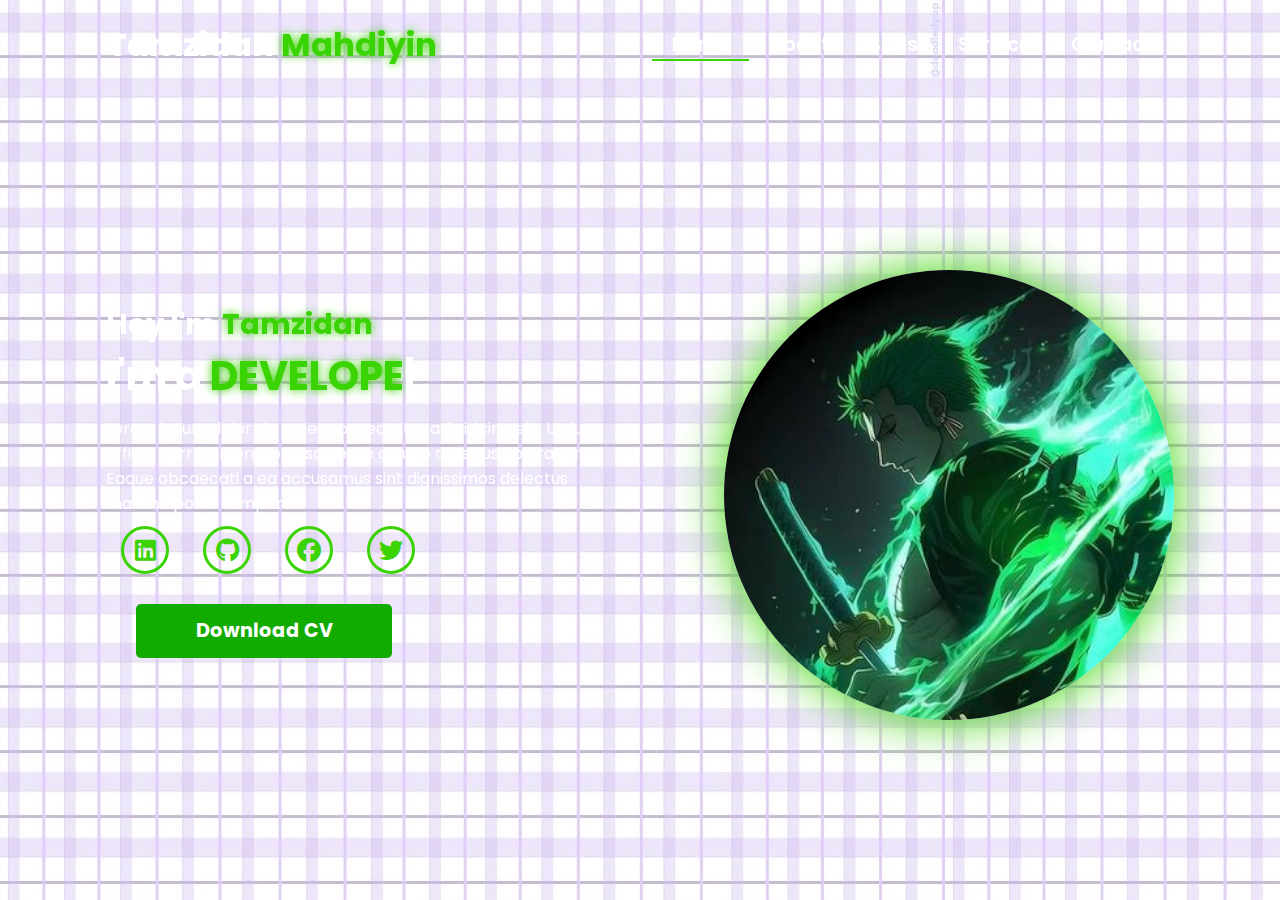
<file: index.html>
<!-- Subscrbe YouTube Tamzidan Mahdiyin  -->
<!DOCTYPE html>
<html lang="en">

<head>

    <!-- Pengaturan karakter encoding untuk mendukung semua karakter Unicode -->
    <meta charset="UTF-8">

    <!-- Pengaturan viewport untuk responsivitas pada perangkat mobile -->
    <meta name="viewport" content="width=device-width, initial-scale=1.0">

    <!-- 
      Import Font Awesome untuk ikon sosial media dan navigasi
      Versi 6.5.1 dipilih untuk fitur dan ikon terbaru 
    -->
    <link rel="stylesheet" href="https://cdnjs.cloudflare.com/ajax/libs/font-awesome/6.5.1/css/all.min.css">

    <!-- 
      Import AOS (Animate On Scroll) library
      Digunakan untuk membuat animasi scroll yang menarik 
    -->
    <link rel="stylesheet" href="https://unpkg.com/aos@next/dist/aos.css" />

    <!-- Import file CSS custom untuk styling tambahan -->
    <link rel="stylesheet" href="css/style.css">
    <title>Portfolio Website</title>
</head>

<body>

    <!-- 
      Navigation Section
      - Menggunakan sistem grid untuk layout
      - Includes logo dan menu navigasi
      - Responsive dengan hamburger menu untuk mobile 
    -->
    <nav>
        <div class="nav-container">

            <!-- 
              Logo dengan animasi zoom-in
              data-aos-duration: 1500ms untuk animasi yang smooth 
            -->
            <div class="logo" data-aos="zoom-in" data-aos-duration="1500">
                Tamzidan <span>Mahdiyin</span>
            </div>

            <!-- 
              Navigation Links
              - Menggunakan fade-up animation dengan delays bertingkat
              - Active class untuk halaman yang sedang aktif 
            -->
            <div class="links">
                <div class="link active" data-aos="fade-up" data-aos-duration="1500" data-aos-delay="100"><a
                        href="index.html">Home</a></div>
                <div class="link" data-aos="fade-up" data-aos-duration="1500" data-aos-delay="200"><a
                        href="about.html">About</a></div>
                <div class="link" data-aos="fade-up" data-aos-duration="1500" data-aos-delay="300"><a
                        href="skill.html">Skills</a></div>
                <div class="link" data-aos="fade-up" data-aos-duration="1500" data-aos-delay="400"><a
                        href="service.html">Service</a></div>
                <div class="link" data-aos="fade-up" data-aos-duration="1500" data-aos-delay="500"><a
                        href="contact.html">Contact</a></div>
            </div>
        </div>

        <!-- 
          Hamburger Menu Icon
          - Muncul pada tampilan mobile
          - Menggunakan Font Awesome icon
          - onClick handler untuk membuka menu 
        -->
        <i class="fa-solid fa-bars hamburg" onclick="hamburg()"></i>

        <!-- 
          Dropdown Menu untuk Mobile
          - Berisi link navigasi yang sama
          - Muncul ketika hamburger menu diklik
          - Includes tombol close (x) 
        -->
        <div class="dropdown">
            <div class="links">
                <a href="index.html">Home</a>
                <a href="about.html">About</a>
                <a href="skill.html">Skills</a>
                <a href="service.html">Service</a>
                <a href="contact.html">Contact</a>
                <i class="fa-solid fa-xmark cancel" onclick="cancel()"></i>
            </div>
        </div>
    </nav>

    <!-- 
      Main Content Section
      - Menggunakan grid untuk layout dua kolom
      - Includes teks intro dan gambar profil 
    -->
    <section>
        <div class="main-container">
            <!-- 
              Content Container
              - Berisi heading, typewriter effect, dan social links
              - Setiap elemen memiliki animasi AOS yang berbeda 
            -->
            <div class="content">
                <!-- Heading dengan fade-left animation -->
                <h1 data-aos="fade-left" data-aos-duration="1500" data-aos-delay="700">Hey I'm <span>Tamzidan</span>
                </h1>

                <!-- 
                  Typewriter Effect
                  - Menggunakan JavaScript untuk animasi ketik
                  - Fade-right animation untuk container 
                -->
                <div data-aos="fade-right" data-aos-duration="1500" data-aos-delay="900" class="typewriter">I'm a <span
                        class="typewriter-text"></span><label for="">|</label></div>

                <!-- Paragraf deskripsi dengan flip-down animation -->
                <p data-aos="flip-down" data-aos-duration="1500" data-aos-delay="1100">Lorem ipsum dolor sit, amet
                    consectetur adipisicing elit. Ut fuga officiis corrupti tempora, sapiente a quae alias suscipit
                    ratione? Eaque obcaecati a ea accusamus sint dignissimos delectus maxime porro tempore!</p>

                <!-- 
                  Social Media Links
                  - Menggunakan Font Awesome icons
                  - Fade-up animation dengan delays bertingkat 
                -->
                <div class="social-links">
                    <a data-aos="fade-up" data-aos-duration="1500" data-aos-delay="1300"><i
                            class="fa-brands fa-linkedin"></i></a>
                    <a href="#" data-aos="fade-up" data-aos-duration="1500" data-aos-delay="1400"><i
                            class="fa-brands fa-github"></i></a>
                    <a href="#" data-aos="fade-up" data-aos-duration="1500" data-aos-delay="1500"><i
                            class="fa-brands fa-facebook"></i></a>
                    <a href="#" data-aos="fade-up" data-aos-duration="1500" data-aos-delay="1600"><i
                            class="fa-brands fa-twitter"></i></a>
                </div>

                <!-- 
                  Download CV Button
                  - Zoom-out animation dengan delay terpanjang
                  - Styling didefinisikan di CSS 
                -->
                <div class="btn" data-aos="zoom-out" data-aos-duration="1500" data-aos-delay="1800">
                    <button>Download CV</button>
                </div>
            </div>

            <!-- 
              Image Container
              - Menggunakan zoom-in animation
              - Durasi lebih panjang (3000ms) untuk efek dramatic 
            -->
            <div class="image" data-aos="zoom-in" data-aos-duration="3000">
                <img src="img/zoro.jpg" alt="">
            </div>
        </div>
    </section>

    <!-- 
      Script Imports
      - AOS library untuk animasi
      - Custom JavaScript untuk fungsionalitas tambahan 
    -->
    <script src="https://unpkg.com/aos@next/dist/aos.js"></script>
    <script>
        // Inisialisasi AOS dengan offset 0 untuk trigger tepat waktu
        AOS.init({ offset: 0, });
    </script>
    <script src="./js/script.js"></script>
</body>

</html>
<!-- Subscrbe YouTube Tamzidan Mahdiyin  -->
</file>
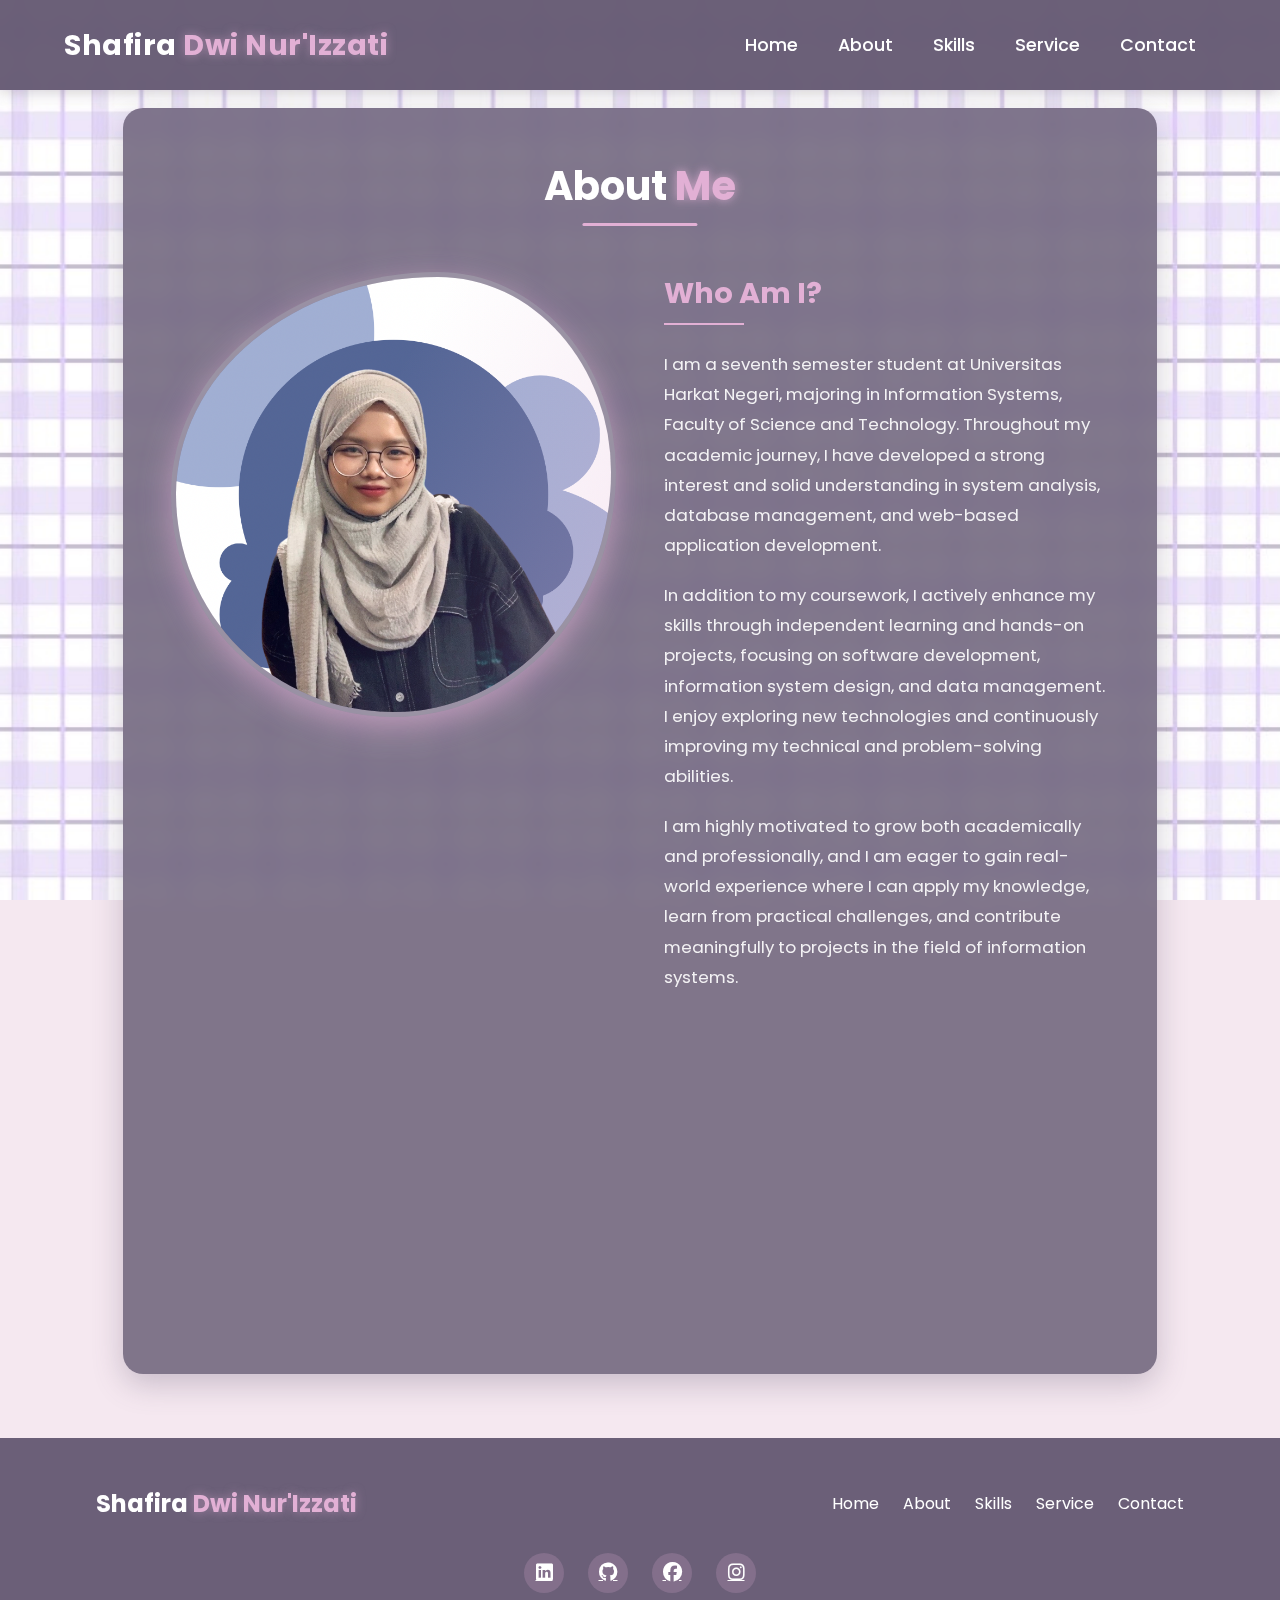
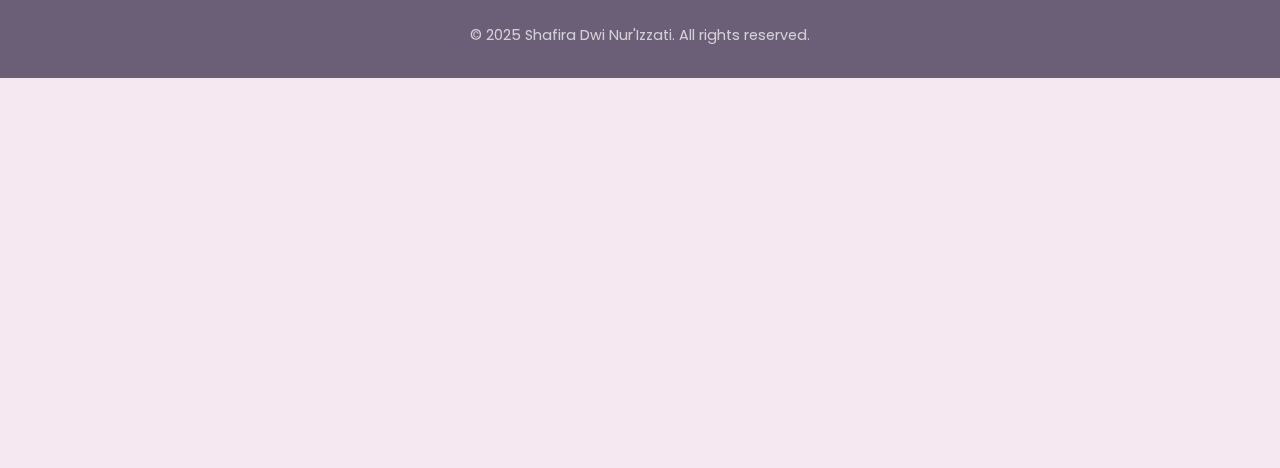
<file: about.html>
<!DOCTYPE html>
<html lang="en">

<head>
    <meta charset="UTF-8">
    <meta name="viewport" content="width=device-width, initial-scale=1.0">

    <!-- Link to Font Awesome for icons -->
    <link rel="stylesheet" href="https://cdnjs.cloudflare.com/ajax/libs/font-awesome/6.5.1/css/all.min.css">

    <!-- Link to AOS animation library -->
    <link rel="stylesheet" href="https://unpkg.com/aos@next/dist/aos.css" />

    <!-- Internal CSS for page styling -->
    <style>
        /* Import Poppins font from Google Fonts */
        @import url("https://fonts.googleapis.com/css2?family=Poppins:wght@100;200;300;400;500;600&display=swap");

        /* CSS Reset and default settings */
        * {
            padding: 0;
            margin: 0;
            font-family: "Poppins", sans-serif;
            box-sizing: border-box;
        }

        /* Body styling with background image */
        body {
            width: 100%;
            min-height: 100vh;
            background-color: #f5e8f0; /* Pastel purple-pink background */
            background-image: url("../img/background.jpg");
            background-size: cover;
            background-attachment: fixed;
            overflow-x: hidden;
            position: relative;
        }

        /* Navbar styling */
        nav {
            width: 100%;
            height: 10vh;
            position: fixed;
            top: 0;
            left: 0;
            z-index: 1000;
            box-shadow: 0 2px 15px rgba(99, 87, 113, 0.3);
        }

        /* Container for navbar content */
        .nav-container {
            width: 100%;
            height: 100%;
            display: flex;
            justify-content: space-between;
            align-items: center;
            padding: 0 5%;
            background-color: rgba(99, 87, 113, 0.95); /* Muted purple navbar */
            backdrop-filter: blur(8px);
        }

        /* Logo styling */
        .logo {
            color: white;
            font-size: 1.8rem;
            font-weight: bold;
            letter-spacing: 0.5px;
        }

        .logo span {
            color: #e2b0d5; /* Soft pink */
            text-shadow: 0 0 10px rgba(226, 176, 213, 0.5);
            transition: all 0.3s ease;
        }

        /* Hamburger and cancel button styling */
        .hamburg,
        .cancel {
            cursor: pointer;
            position: absolute;
            right: 5%;
            top: 50%;
            transform: translateY(-50%);
            color: white;
            display: none;
            font-size: 2rem;
            transition: all 0.3s ease;
        }

        /* Navigation links container */
        .nav-container .links {
            display: flex;
        }

        /* Individual navigation links */
        .nav-container .links a {
            font-size: 1.1rem;
            color: white;
            margin: 0 20px;
            padding: 8px 0;
            text-decoration: none;
            font-weight: 500;
            transition: all 0.3s ease;
            position: relative;
        }

        .nav-container .links a::after {
            content: '';
            position: absolute;
            bottom: 0;
            left: 0;
            width: 0;
            height: 2px;
            background-color: #e2b0d5; /* Soft pink */
            transition: width 0.3s ease;
        }

        .nav-container .links a:hover::after {
            width: 100%;
        }

        .nav-container .links a:hover {
            color: #e2b0d5; /* Soft pink */
        }

        .nav-container .links .active {
            color: #e2b0d5; /* Soft pink */
            font-weight: 600;
        }

        .nav-container .links .active::after {
            width: 100%;
        }

        /* Dropdown menu for mobile view */
        .dropdown {
            z-index: 999;
            position: fixed;
            top: 10vh;
            left: 0;
            right: 0;
            transform: translateY(-200%);
            width: 100%;
            height: auto;
            backdrop-filter: blur(10px);
            background-color: rgba(99, 87, 113, 0.95); /* Muted purple */
            box-shadow: 0 5px 20px rgba(0, 0, 0, 0.3);
            transition: transform 0.3s ease-in-out;
        }

        .dropdown.active {
            transform: translateY(0);
        }

        .dropdown .links a {
            display: flex;
            color: white;
            text-decoration: none;
            padding: 15px 5%;
            font-size: 1.1rem;
            font-weight: 500;
            transition: all 0.2s ease;
        }

        .dropdown .links a:hover {
            background-color: #c08eb7; /* Medium pink */
            padding-left: 7%;
        }

        /* About page specific styles */
        .about-container {
            width: 100%;
            min-height: 100vh;
            display: flex;
            justify-content: center;
            align-items: center;
            padding: 12vh 2rem 2rem; /* Adjusted for fixed navbar */
            position: relative;
            z-index: 1;
        }

        .about-content {
            width: 85%;
            max-width: 1200px;
            background: rgba(99, 87, 113, 0.8); /* Semi-transparent muted purple */
            backdrop-filter: blur(10px);
            border-radius: 20px;
            padding: 3rem;
            color: white;
            box-shadow: 0 10px 30px rgba(99, 87, 113, 0.3);
            transition: all 0.3s ease;
        }

        .about-content:hover {
            transform: translateY(-5px);
            box-shadow: 0 15px 35px rgba(99, 87, 113, 0.4);
        }

        .about-header {
            text-align: center;
            margin-bottom: 2.5rem;
            position: relative;
        }

        .about-header h1 {
            font-size: 2.5rem;
            color: white;
            margin-bottom: 1rem;
            position: relative;
            display: inline-block;
        }

        .about-header h1::after {
            content: '';
            position: absolute;
            width: 60%;
            height: 3px;
            background-color: #e2b0d5; /* Soft pink */
            bottom: -10px;
            left: 50%;
            transform: translateX(-50%);
            border-radius: 5px;
        }

        .about-header h1 span {
            color: #e2b0d5; /* Soft pink */
            text-shadow: 0 0 10px rgba(226, 176, 213, 0.8);
        }

        .about-grid {
            display: grid;
            grid-template-columns: 1fr 1fr;
            gap: 3rem;
        }

        .about-image {
            width: 100%;
            aspect-ratio: 1;
            border-radius: 60% 40% 50% 50% / 50% 45% 55% 50%;
            overflow: hidden;
            box-shadow: 0 10px 30px rgba(226, 176, 213, 0.6);
            border: 5px solid rgba(255, 255, 255, 0.2);
            transition: all 0.5s ease;
            position: relative;
        }

        .about-image::before {
            content: '';
            position: absolute;
            inset: 0;
            background: linear-gradient(120deg, transparent 40%, rgba(226, 176, 213, 0.3));
            z-index: 1;
        }

        .about-image img {
            width: 100%;
            height: 100%;
            object-fit: cover;
            transition: all 0.5s ease;
        }

        .about-image:hover {
            border-radius: 45% 55% 55% 45% / 50% 50% 50% 50%;
            box-shadow: 0 15px 40px rgba(226, 176, 213, 0.8);
            transform: scale(1.02);
        }

        .about-text h2 {
            color: #e2b0d5; /* Soft pink */
            margin-bottom: 1.5rem;
            font-size: 1.8rem;
            position: relative;
            padding-bottom: 10px;
        }

        .about-text h2::after {
            content: '';
            position: absolute;
            bottom: 0;
            left: 0;
            width: 80px;
            height: 2px;
            background-color: #e2b0d5; /* Soft pink */
        }

        .about-text p {
            line-height: 1.8;
            margin-bottom: 1.2rem;
            font-size: 1.05rem;
            opacity: 0.9;
        }

        .stats {
            display: grid;
            grid-template-columns: repeat(2, 1fr);
            gap: 1.5rem;
            margin-top: 2.5rem;
        }

        .stat-item {
            background: rgba(226, 176, 213, 0.1);
            padding: 1.5rem;
            border-radius: 15px;
            text-align: center;
            border: 1px solid rgba(226, 176, 213, 0.3);
            cursor: pointer;
            transition: all 0.3s ease;
            position: relative;
            overflow: hidden;
        }

        .stat-item::before {
            content: '';
            position: absolute;
            top: 0;
            left: 0;
            width: 100%;
            height: 100%;
            background: linear-gradient(45deg, transparent, rgba(226, 176, 213, 0.1), transparent);
            transform: translateX(-100%);
            transition: all 0.6s ease;
        }

        .stat-item:hover::before {
            transform: translateX(100%);
        }

        .stat-item:hover {
            transform: translateY(-5px);
            box-shadow: 0 8px 20px rgba(226, 176, 213, 0.3);
            border-color: rgba(226, 176, 213, 0.6);
        }

        .stat-item h3 {
            color: #e2b0d5; /* Soft pink */
            font-size: 2rem;
            margin-bottom: 0.5rem;
            font-weight: 600;
        }

        .stat-item p {
            color: white;
            font-size: 1rem;
            opacity: 0.8;
            margin-bottom: 0;
        }

        /* Content grid for projects, experience, etc. */
        .content-grid {
            display: grid;
            grid-template-columns: repeat(auto-fit, minmax(300px, 1fr));
            gap: 2rem;
            padding: 1rem 0;
        }

        .content-card {
            background: rgba(99, 87, 113, 0.7);
            border-radius: 15px;
            overflow: hidden;
            transition: all 0.3s ease;
            box-shadow: 0 5px 15px rgba(0, 0, 0, 0.1);
            cursor: pointer;
            height: 100%;
            border: 1px solid rgba(226, 176, 213, 0.2);
        }

        .content-card:hover {
            transform: translateY(-8px);
            box-shadow: 0 12px 25px rgba(226, 176, 213, 0.3);
            border-color: rgba(226, 176, 213, 0.4);
        }

        .card-image {
            width: 100%;
            height: 220px;
            overflow: hidden;
            position: relative;
        }

        .card-image::after {
            content: '';
            position: absolute;
            bottom: 0;
            left: 0;
            width: 100%;
            height: 30%;
            background: linear-gradient(to top, rgba(99, 87, 113, 0.8), transparent);
        }

        .card-image img {
            width: 100%;
            height: 100%;
            object-fit: cover;
            transition: all 0.5s ease;
        }

        .content-card:hover .card-image img {
            transform: scale(1.1);
        }

        .card-info {
            padding: 1.8rem;
        }

        .card-info h3 {
            color: #e2b0d5; /* Soft pink */
            margin-bottom: 0.8rem;
            font-size: 1.4rem;
        }

        .card-info h4 {
            color: white;
            margin-bottom: 0.5rem;
            font-size: 1.1rem;
            opacity: 0.9;
        }

        .card-info p {
            font-size: 1rem;
            margin-bottom: 1rem;
            line-height: 1.6;
            opacity: 0.8;
        }

        .card-info .period {
            color: #e2b0d5; /* Soft pink */
            font-size: 0.9rem;
            opacity: 0.9;
            font-style: italic;
            margin-bottom: 1rem;
        }

        .card-info .technologies {
            display: flex;
            flex-wrap: wrap;
            gap: 0.6rem;
            margin-top: 1.2rem;
        }

        .technology-tag {
            background: rgba(226, 176, 213, 0.2);
            padding: 0.4rem 1rem;
            border-radius: 50px;
            font-size: 0.85rem;
            color: #e2b0d5; /* Soft pink */
            transition: all 0.3s ease;
        }

        .technology-tag:hover {
            background: rgba(226, 176, 213, 0.3);
            transform: translateY(-2px);
        }

        .back-button {
            display: inline-flex;
            align-items: center;
            gap: 0.5rem;
            padding: 0.8rem 1.5rem;
            background: #c08eb7; /* Medium pink */
            color: white;
            border-radius: 50px;
            text-decoration: none;
            margin-bottom: 2rem;
            transition: all 0.3s ease;
            box-shadow: 0 4px 10px rgba(192, 142, 183, 0.3);
            font-weight: 500;
        }

        .back-button:hover {
            background: #e2b0d5; /* Soft pink */
            transform: translateY(-3px);
            box-shadow: 0 8px 15px rgba(226, 176, 213, 0.4);
        }

        .award-icon {
            font-size: 2.5rem;
            color: #e2b0d5; /* Soft pink */
            margin-bottom: 1rem;
            opacity: 0.9;
            text-align: center;
        }

        .client-testimonial {
            font-style: italic;
            margin-top: 1rem;
            padding: 1.2rem;
            background: rgba(226, 176, 213, 0.1);
            border-radius: 10px;
            border-left: 3px solid #e2b0d5; /* Soft pink */
            position: relative;
        }

        .client-testimonial::before {
            content: '"';
            position: absolute;
            top: 5px;
            left: 10px;
            font-size: 2rem;
            color: #e2b0d5; /* Soft pink */
            opacity: 0.3;
        }

        /* Responsive design */
        @media (max-width: 1024px) {
            .about-grid {
                gap: 2rem;
            }
            
            .about-content {
                width: 90%;
                padding: 2.5rem;
            }
            
            .stats {
                gap: 1rem;
            }
        }

        @media (max-width: 884px) {
            .about-grid {
                grid-template-columns: 1fr;
                gap: 2rem;
            }

            .about-image {
                max-width: 350px;
                margin: 0 auto;
            }

            .logo {
                position: absolute;
                top: 50%;
                left: 5%;
                transform: translateY(-50%);
                font-size: 1.5rem;
            }

            .nav-container .links {
                display: none;
            }

            .hamburg,
            .cancel {
                display: block;
            }
            
            .about-content {
                padding: 2rem;
            }
            
            .about-header h1 {
                font-size: 2.2rem;
            }
            
            .stats {
                margin-top: 2rem;
            }
        }

        @media (max-width: 576px) {
            .about-container {
                padding: 12vh 1rem 1rem;
            }

            .about-content {
                width: 95%;
                padding: 1.5rem;
            }

            .about-header h1 {
                font-size: 1.8rem;
            }

            .about-text h2 {
                font-size: 1.5rem;
            }

            .about-text p {
                font-size: 0.95rem;
                line-height: 1.6;
            }

            .about-image {
                max-width: 250px;
                max-height: 250px;
            }

            .stats {
                grid-template-columns: repeat(2, 1fr);
                gap: 0.8rem;
            }

            .stat-item {
                padding: 1rem;
            }

            .stat-item h3 {
                font-size: 1.5rem;
            }

            .stat-item p {
                font-size: 0.85rem;
            }
            
            .content-grid {
                grid-template-columns: 1fr;
            }
            
            .card-info {
                padding: 1.5rem;
            }
        }
    </style>
    <title>About - Portfolio Website</title>
</head>

<body>

    <!-- Navigation --> 
<nav>
    <div class="nav-container">

        <div class="logo" data-aos="zoom-in" data-aos-duration="1500">
            Shafira <span>Dwi Nur'Izzati</span>
        </div>

        <div class="links">
            <div class="link" data-aos="fade-up" data-aos-duration="1500" data-aos-delay="100">
                <a href="index.html">Home</a>
            </div>
            <div class="link active" data-aos="fade-up" data-aos-duration="1500" data-aos-delay="200">
                <a href="about.html">About</a>
            </div>
            <div class="link" data-aos="fade-up" data-aos-duration="1500" data-aos-delay="300">
                <a href="skill.html">Skills</a>
            </div>
            <div class="link" data-aos="fade-up" data-aos-duration="1500" data-aos-delay="400">
                <a href="service.html">Service</a>
            </div>
            <div class="link" data-aos="fade-up" data-aos-duration="1500" data-aos-delay="500">
                <a href="contact.html">Contact</a>
            </div>
        </div>

    </div>

    <i class="fa-solid fa-bars hamburg" onclick="hamburg()"></i>

    <div class="dropdown">
        <div class="links">
            <a href="index.html">Home</a>
            <a href="about.html">About</a>
            <a href="skill.html">Skills</a>
            <a href="service.html">Service</a>
            <a href="contact.html">Contact</a>
            <i class="fa-solid fa-xmark cancel" onclick="cancel()"></i>
        </div>
    </div>
</nav>


    <!-- Main content of the About page -->
    <div class="about-container">
        <div class="about-content" id="aboutContent">
            <!-- Header section -->
            <div class="about-header" data-aos="fade-down" data-aos-duration="1500">
                <h1>About <span>Me</span></h1>
            </div>

            <!-- Grid for image and description text -->
            <div class="about-grid">
                <div class="about-image" data-aos="fade-right" data-aos-duration="1500">
                    <img src="img/shafira.PNG" alt="About Image">
                </div>

                <div class="about-text" data-aos="fade-left" data-aos-duration="1500">
                    <h2>Who Am I?</h2>

                    <!-- ================= REVISI ABOUT ME (SEMESTER 7) ================= -->
                    <p>
                        I am a seventh semester student at Universitas Harkat Negeri, majoring in Information Systems, Faculty of Science and Technology. 
                        Throughout my academic journey, I have developed a strong interest and solid understanding in system analysis, database management, 
                        and web-based application development.
                    </p>

                    <p>
                        In addition to my coursework, I actively enhance my skills through independent learning and hands-on projects, focusing on 
                        software development, information system design, and data management. I enjoy exploring new technologies and continuously 
                        improving my technical and problem-solving abilities.
                    </p>

                    <p>
                        I am highly motivated to grow both academically and professionally, and I am eager to gain real-world experience where I can 
                        apply my knowledge, learn from practical challenges, and contribute meaningfully to projects in the field of information systems.
                    </p>
                    <!-- ================= END REVISI ================= -->

                    <div class="stats">
                        <div class="stat-item" data-aos="zoom-in" data-aos-duration="1500" data-aos-delay="200"
                            onclick="showProjects()">
                            <h3>5+</h3>
                            <p>Projects Completed</p>
                        </div>
                    </div>
                </div>
            </div>
        </div>
    </div>

    <!-- AOS Animation library -->
    <script src="https://unpkg.com/aos@next/dist/aos.js"></script>

    <!-- JavaScript for page interactions and animations -->
    <script>
        // Initialize AOS library
        AOS.init({ offset: 0 });

        // Function to show hamburger menu
        function hamburg() {
            const navbar = document.querySelector(".dropdown");
            navbar.style.transform = "translateY(0px)";
        }

        // Function to hide hamburger menu
        function cancel() {
            const navbar = document.querySelector(".dropdown");
            navbar.style.transform = "translateY(-200%)";
        }

        // Function to show Projects list
        function showProjects() {
            const aboutContent = document.getElementById('aboutContent');
            aboutContent.innerHTML = `
            <a href="about.html" class="back-button" onclick="restoreInitialContent()">
                <i class="fas fa-arrow-left"></i> Back
            </a>
            <div class="about-header" data-aos="fade-down" data-aos-duration="1500">
                <h1>My <span>Projects</span></h1>
            </div>
            <div class="content-grid">
                ${generateProjectCards()}
            </div>
        `;
            AOS.refresh();
        }

        // Helper function to generate project cards
        function generateProjectCards() {
            const projects = [
                {
                    title: "Personal Portfolio",
                    image: "img/project1.png",
                    description: "A responsive portfolio website with modern animations and clean design",
                    technologies: ["HTML5", "CSS3", "JavaScript"]
                },
                {
                    title: "Student Management System",
                    image: "img/project2.png",
                    description: "Database-driven application for managing School Origin Data",
                    technologies: ["PHP", "MySQL", "HTML"]
                },
                {
                    title: "Disdukcapil Dashboard",
                    image: "img/project3.png",
                    description: "A dashboard system for visualizing citizen data, built with Laravel and API integration",
                    technologies: ["Laravel", "RESTful API", "Bootstrap"]
                }
            ];

            return projects.map(project => `
            <div class="content-card" data-aos="fade-up">
                <div class="card-image">
                    <img src="${project.image}" alt="${project.title}">
                </div>
                <div class="card-info">
                    <h3>${project.title}</h3>
                    <p>${project.description}</p>
                    <div class="technologies">
                        ${project.technologies.map(tech => `
                            <span class="technology-tag">${tech}</span>
                        `).join('')}
                    </div>
                </div>
            </div>
        `).join('');
        }

        // Function to show Education list
        function showEducation() {
            const aboutContent = document.getElementById('aboutContent');
            aboutContent.innerHTML = `
                <a href="about.html" class="back-button">
                    <i class="fas fa-arrow-left"></i> Back
                </a>
                <div class="about-header" data-aos="fade-down" data-aos-duration="1500">
                    <h1>My <span>Education</span></h1>
                </div>
                <div class="content-grid">
                    ${generateEducationCards()}
                </div>
            `;
            AOS.refresh();
        }

        // Helper function to generate education cards
        function generateEducationCards() {
            const education = [
                {
                    school: "SMA Negeri 1 Kramat",
                    degree: "High School (Science Major)",
                    period: "2019 - 2022",
                    description: "Graduated with a strong foundation in Mathematics and Natural Sciences."
                },
                {
                    school: "Universitas Harkat Negeri",
                    degree: "Bachelor of Information Systems",
                    period: "2022 - Present",
                    description: "Seventh semester student majoring in Information Systems, Faculty of Science and Technology, with focus on system analysis, database management, and web-based application development."
                }
            ];

            return education.map(edu => `
                <div class="content-card" data-aos="fade-up">
                    <div class="card-info">
                        <h3>${edu.school}</h3>
                        <h4>${edu.degree}</h4>
                        <p class="period">${edu.period}</p>
                        <p>${edu.description}</p>
                    </div>
                </div>
            `).join('');
        }

        // Function to show Experience list
        function showExperience() {
            const aboutContent = document.getElementById('aboutContent');
            aboutContent.innerHTML = `
                <a href="about.html" class="back-button">
                    <i class="fas fa-arrow-left"></i> Back
                </a>
                <div class="about-header" data-aos="fade-down" data-aos-duration="1500">
                    <h1>My <span>Experience</span></h1>
                </div>
                <div class="content-grid">
                    ${generateExperienceCards()}
                </div>
            `;
            AOS.refresh();
        }

        // Helper function to generate experience cards
        function generateExperienceCards() {
            const experiences = [
                {
                    company: "Civil Registry and Demography Agency (Disdukcapil)",
                    position: "Web & Information System Development Intern",
                    period: "2024",
                    description: "Completed an internship at the Civil Registry and Demography Agency (Disdukcapil) of Tegal City, focusing on the development of a web-based backend system for population data management. Responsibilities included system analysis, database design and management, data entry, and supporting administrative workflows while maintaining data accuracy."
                },
                {
                    company: "Dicoding",
                    position: "Coding Camp Cohort Participant",
                    period: "2024",
                    description: "Selected as a cohort participant in Dicoding Coding Camp, completing structured learning paths and hands-on projects in web development and software engineering."
                }
            ];

            return experiences.map(exp => `
                <div class="content-card" data-aos="fade-up">
                    <div class="card-info">
                        <h3>${exp.company}</h3>
                        <h4>${exp.position}</h4>
                        <p class="period">${exp.period}</p>
                        <p>${exp.description}</p>
                    </div>
                </div>
            `).join('');
        }

        // Enhance initial content with education and experience buttons
        window.onload = function() {
            const statsContainer = document.querySelector('.stats');
            if (statsContainer) {
                // Add Education button
                const educationBtn = document.createElement('div');
                educationBtn.className = 'stat-item';
                educationBtn.setAttribute('data-aos', 'zoom-in');
                educationBtn.setAttribute('data-aos-duration', '1500');
                educationBtn.setAttribute('data-aos-delay', '400');
                educationBtn.onclick = showEducation;
                educationBtn.innerHTML = `
                    <h3><i class="fas fa-graduation-cap"></i></h3>
                    <p>Education</p>
                `;
                statsContainer.appendChild(educationBtn);

                // Add Experience button
                const experienceBtn = document.createElement('div');
                experienceBtn.className = 'stat-item';
                experienceBtn.setAttribute('data-aos', 'zoom-in');
                experienceBtn.setAttribute('data-aos-duration', '1500');
                experienceBtn.setAttribute('data-aos-delay', '600');
                experienceBtn.onclick = showExperience;
                experienceBtn.innerHTML = `
                    <h3><i class="fas fa-briefcase"></i></h3>
                    <p>Experience</p>
                `;
                statsContainer.appendChild(experienceBtn);

                AOS.refresh();
            }
        };

        // Add hover effects to navbar links
        document.addEventListener('DOMContentLoaded', function() {
            const navLinks = document.querySelectorAll('.nav-container .links a');
            navLinks.forEach(link => {
                link.addEventListener('mouseenter', function() {
                    this.style.transform = 'translateY(-3px)';
                });
                link.addEventListener('mouseleave', function() {
                    this.style.transform = 'translateY(0)';
                });
            });
        });
    </script>

    <!-- Add the missing footer section -->
    <footer>
        <div class="footer-container">
            <div class="footer-content">
                <div class="footer-logo">
                    Shafira <span>Dwi Nur'Izzati</span>
                </div>
                <div class="footer-links">
                    <a href="index.html">Home</a>
                    <a href="about.html">About</a>
                    <a href="skill.html">Skills</a>
                    <a href="service.html">Service</a>
                    <a href="contact.html">Contact</a>
                </div>
            </div>
            <div class="footer-social">
                <a href="https://www.linkedin.com/in/shafira-dwi-709925329/" target="_blank"><i class="fab fa-linkedin"></i></a>
                <a href="https://github.com/shafiradwi20" target="_blank"><i class="fab fa-github"></i></a>
                <a href="https://www.facebook.com/share/15mmcZ7fgq/?mibextid=wwXIfr" target="_blank"><i class="fab fa-facebook"></i></a>
                <a href="https://instagram.com/shafiraadni" target="_blank"><i class="fab fa-instagram"></i></a>
            </div>
            <div class="footer-copyright">
                <p>&copy; 2025 Shafira Dwi Nur'Izzati. All rights reserved.</p>
            </div>
        </div>
    </footer>

    <!-- Add footer styles -->
    <style>
        /* Footer styles */
        footer {
            background-color: rgba(99, 87, 113, 0.95);
            backdrop-filter: blur(8px);
            padding: 3rem 0 2rem;
            margin-top: 2rem;
        }

        .footer-container {
            width: 85%;
            max-width: 1200px;
            margin: 0 auto;
            color: white;
        }

        .footer-content {
            display: flex;
            justify-content: space-between;
            align-items: center;
            flex-wrap: wrap;
            margin-bottom: 2rem;
        }

        .footer-logo {
            font-size: 1.5rem;
            font-weight: bold;
        }

        .footer-logo span {
            color: #e2b0d5;
            text-shadow: 0 0 10px rgba(226, 176, 213, 0.5);
        }

        .footer-links {
            display: flex;
            gap: 1.5rem;
        }

        .footer-links a {
            color: white;
            text-decoration: none;
            transition: all 0.3s ease;
            font-size: 1rem;
        }

        .footer-links a:hover {
            color: #e2b0d5;
        }

        .footer-social {
            display: flex;
            justify-content: center;
            gap: 1.5rem;
            margin-bottom: 2rem;
        }

        .footer-social a {
            display: flex;
            justify-content: center;
            align-items: center;
            width: 40px;
            height: 40px;
            background-color: rgba(226, 176, 213, 0.2);
            color: white;
            border-radius: 50%;
            transition: all 0.3s ease;
        }

        .footer-social a:hover {
            background-color: #e2b0d5;
            transform: translateY(-5px);
        }

        .footer-social i {
            font-size: 1.2rem;
        }

        .footer-copyright {
            text-align: center;
            font-size: 0.9rem;
            opacity: 0.7;
        }

        @media (max-width: 768px) {
            .footer-content {
                flex-direction: column;
                gap: 1.5rem;
                text-align: center;
            }

            .footer-links {
                flex-wrap: wrap;
                justify-content: center;
            }
        }
    </style>

    <!-- Add animation to page loading -->
    <style>
        /* Page loading animation */
        @keyframes fadeIn {
            from { opacity: 0; transform: translateY(20px); }
            to { opacity: 1; transform: translateY(0); }
        }

        .about-container {
            animation: fadeIn 1s ease-out;
        }
        
        /* Enhanced styling for content cards */
        .content-card {
            position: relative;
            overflow: hidden;
        }
        
        .content-card::after {
            content: '';
            position: absolute;
            bottom: 0;
            left: 0;
            width: 100%;
            height: 5px;
            background: linear-gradient(to right, #e2b0d5, #c08eb7);
            transform: scaleX(0);
            transform-origin: bottom right;
            transition: transform 0.4s ease;
        }
        
        .content-card:hover::after {
            transform: scaleX(1);
            transform-origin: bottom left;
        }
        
        /* Skills section preview in about page */
        .skills-preview {
            margin-top: 3rem;
            text-align: center;
        }
        
        .skills-preview h2 {
            color: #e2b0d5;
            margin-bottom: 1.5rem;
            position: relative;
            display: inline-block;
        }
        
        .skills-preview h2::after {
            content: '';
            position: absolute;
            bottom: -10px;
            left: 0;
            width: 100%;
            height: 2px;
            background-color: #e2b0d5;
        }
        
        .skills-icons {
            display: flex;
            justify-content: center;
            gap: 2rem;
            flex-wrap: wrap;
            margin-top: 2rem;
        }
        
        .skill-icon {
            display: flex;
            flex-direction: column;
            align-items: center;
            transition: all 0.3s ease;
        }
        
        .skill-icon i {
            font-size: 2.5rem;
            color: #e2b0d5;
            margin-bottom: 0.5rem;
        }
        
        .skill-icon span {
            font-size: 0.9rem;
            color: white;
        }
        
        .skill-icon:hover {
            transform: translateY(-8px);
        }
        
        .view-more-btn {
            display: inline-block;
            margin-top: 2rem;
            padding: 0.8rem 2rem;
            background: #c08eb7;
            color: white;
            border-radius: 50px;
            text-decoration: none;
            transition: all 0.3s ease;
            box-shadow: 0 4px 10px rgba(192, 142, 183, 0.3);
        }
        
        .view-more-btn:hover {
            background: #e2b0d5;
            transform: translateY(-3px);
            box-shadow: 0 8px 15px rgba(226, 176, 213, 0.4);
        }
    </style>

    <!-- Add Skills preview section to the about page -->
    <div class="skills-preview" data-aos="fade-up" data-aos-duration="1500">
        <h2>My Skills</h2>
        <div class="skills-icons">
            <div class="skill-icon">
                <i class="fab fa-html5"></i>
                <span>HTML5</span>
            </div>
            <div class="skill-icon">
                <i class="fab fa-css3-alt"></i>
                <span>CSS3</span>
            </div>
            <div class="skill-icon">
                <i class="fab fa-js"></i>
                <span>JavaScript</span>
            </div>
            <div class="skill-icon">
                <i class="fab fa-php"></i>
                <span>PHP</span>
            </div>
            <div class="skill-icon">
                <i class="fas fa-database"></i>
                <span>MySQL</span>
            </div>
        </div>
        <a href="skill.html" class="view-more-btn">View All Skills</a>
    </div>

</body>

</html>
</file>
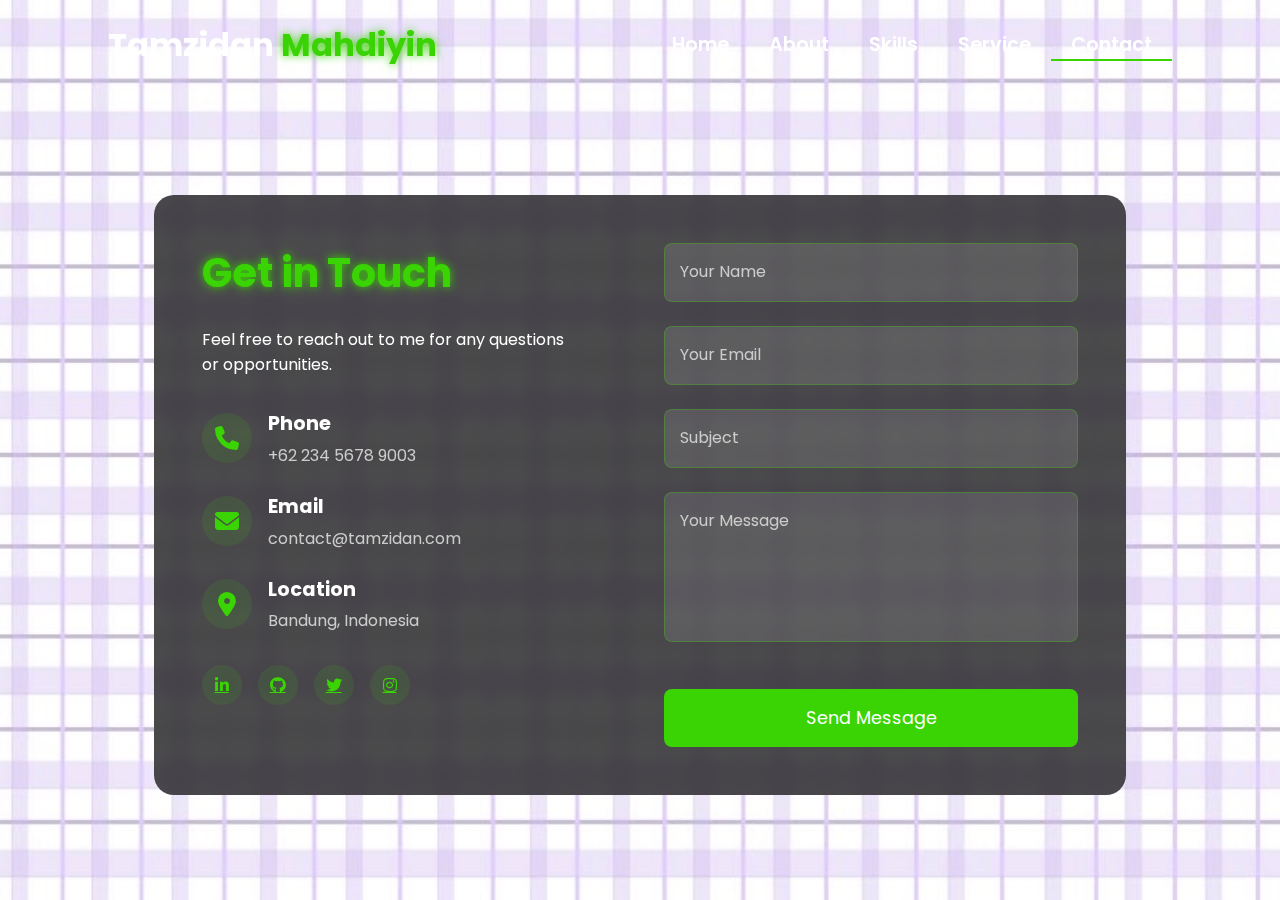
<file: contact.html>
<!-- Subscribe Tamzidan Madiyin di YouTube -->
<!DOCTYPE html>
<html lang="en">
<head>
    <meta charset="UTF-8">
    <meta name="viewport" content="width=device-width, initial-scale=1.0">
    <link rel="stylesheet" href="https://cdnjs.cloudflare.com/ajax/libs/font-awesome/6.5.1/css/all.min.css">
    <link rel="stylesheet" href="https://unpkg.com/aos@next/dist/aos.css" />
    <style>
        @import url("https://fonts.googleapis.com/css2?family=Poppins:wght@100;200;300;400;500;600&display=swap");

        * {
            padding: 0;
            margin: 0;
            font-family: "Poppins", sans-serif;
            box-sizing: border-box;
        }

        body {
            width: 100%;
            height: 100vh;
            background-image: url("./img/background.jpg");
            background-size: cover;
            overflow: auto;
            position: relative;
        }

        nav {
            width: 100%;
            height: 10vh;
            position: relative;
            z-index: 1000;
        }

        .nav-container {
            width: 100%;
            height: 100%;
            display: flex;
            justify-content: space-around;
            align-items: center;
        }

        .logo {
            color: white;
            font-size: 2rem;
            font-weight: bold;
        }

        .logo span {
            color: rgb(58, 211, 3);
            text-shadow: 0 0 10px rgb(58, 211, 3);
        }

        .hamburg, .cancel {
            cursor: pointer;
            position: absolute;
            right: 15px;
            top: 10px;
            color: white;
            display: none;
            font-size: clamp(2.5rem, 0.5rem + 5vw, 3rem);
        }

        .nav-container .links {
            display: flex;
        }

        .nav-container .links a {
            font-size: 1.2rem;
            color: white;
            margin: 0 20px;
            text-decoration: none;
            font-weight: 550;
            transition: 0.3s linear;
        }

        .nav-container .links a:hover {
            color: rgb(58, 211, 3);
            border-bottom: 2px solid rgb(58, 211, 3);
        }

        .nav-container .links .active {
            color: rgb(58, 211, 3);
            border-bottom: 2px solid rgb(58, 211, 3);
        }

        .dropdown {
            z-index: 1000;
            position: fixed;
            top: 0;
            left: 0;
            right: 0;
            transform: translateY(-500px);
            width: 100%;
            height: auto;
            backdrop-filter: blur(4px) brightness(40%);
            box-shadow: 0 0 20px black;
            transition: 0.2s linear;
        }

        .dropdown .links a {
            display: flex;
            color: white;
            text-decoration: none;
            padding: 15px 0;
            justify-content: center;
            align-items: center;
            transition: 0.2s linear;
        }

        .dropdown .links a:hover {
            background-color: rgb(58, 211, 3);
        }

        /* Contact Section Styles */
        .contact-container {
            width: 100%;
            min-height: 90vh;
            display: flex;
            justify-content: center;
            align-items: center;
            padding: 2rem;
        }

        .contact-content {
            width: 80%;
            max-width: 1200px;
            background: rgba(0, 0, 0, 0.7);
            backdrop-filter: blur(10px);
            border-radius: 20px;
            padding: 3rem;
            color: white;
            display: grid;
            grid-template-columns: 1fr 1fr;
            gap: 3rem;
        }

        .contact-info {
            padding-right: 2rem;
        }

        .contact-header h1 {
            font-size: 2.5rem;
            color: rgb(58, 211, 3);
            text-shadow: 0 0 10px rgb(58, 211, 3);
            margin-bottom: 1.5rem;
        }

        .contact-details {
            margin-top: 2rem;
        }

        .contact-item {
            display: flex;
            align-items: center;
            margin-bottom: 1.5rem;
        }

        .contact-icon {
            width: 50px;
            height: 50px;
            background: rgba(58, 211, 3, 0.1);
            border-radius: 50%;
            display: flex;
            justify-content: center;
            align-items: center;
            margin-right: 1rem;
        }

        .contact-icon i {
            font-size: 1.5rem;
            color: rgb(58, 211, 3);
        }

        .contact-text h3 {
            font-size: 1.2rem;
            margin-bottom: 0.3rem;
        }

        .contact-text p {
            color: #cccccc;
        }

        .contact-form form {
            display: flex;
            flex-direction: column;
            gap: 1.5rem;
        }

        .form-group {
            position: relative;
        }

        .form-group input,
        .form-group textarea {
            width: 100%;
            padding: 1rem;
            background: rgba(255, 255, 255, 0.1);
            border: 1px solid rgba(58, 211, 3, 0.3);
            border-radius: 8px;
            color: white;
            font-size: 1rem;
            transition: all 0.3s ease;
        }

        .form-group textarea {
            height: 150px;
            resize: none;
        }

        .form-group input:focus,
        .form-group textarea:focus {
            outline: none;
            border-color: rgb(58, 211, 3);
            box-shadow: 0 0 10px rgba(58, 211, 3, 0.3);
        }

        .form-group label {
            position: absolute;
            left: 1rem;
            top: 1rem;
            color: #cccccc;
            transition: all 0.3s ease;
            pointer-events: none;
        }

        .form-group input:focus ~ label,
        .form-group input:valid ~ label,
        .form-group textarea:focus ~ label,
        .form-group textarea:valid ~ label {
            top: -0.5rem;
            left: 0.8rem;
            font-size: 0.8rem;
            padding: 0 0.5rem;
            background: rgba(0, 0, 0, 0.7);
            color: rgb(58, 211, 3);
        }

        .submit-btn {
            padding: 1rem 2rem;
            background: rgb(58, 211, 3);
            border: none;
            border-radius: 8px;
            color: white;
            font-size: 1.1rem;
            cursor: pointer;
            transition: all 0.3s ease;
            margin-top: 1rem;
        }

        .submit-btn:hover {
            background: transparent;
            box-shadow: 0 0 20px rgba(58, 211, 3, 0.5);
            border: 2px solid rgb(58, 211, 3);
        }

        .social-links {
            margin-top: 2rem;
            display: flex;
            gap: 1rem;
        }

        .social-links a {
            width: 40px;
            height: 40px;
            background: rgba(58, 211, 3, 0.1);
            border-radius: 50%;
            display: flex;
            justify-content: center;
            align-items: center;
            color: rgb(58, 211, 3);
            transition: all 0.3s ease;
        }

        .social-links a:hover {
            background: rgb(58, 211, 3);
            color: white;
            transform: translateY(-5px);
            box-shadow: 0 0 15px rgba(58, 211, 3, 0.5);
        }

        @media (max-height: 800px) {
            body {
                height: auto;
                min-height: 100vh;
            }
            
            .contact-container {
                height: auto;
                min-height: 90vh;
            }
        }

        @media (max-width: 884px) {
            nav .logo {
                position: absolute;
                top: 16px;
                left: 15px;
                font-size: 1.5rem;
            }

            .nav-container .links {
                display: none;
            }

            .hamburg, .cancel {
                display: block;
            }

            .contact-content {
                grid-template-columns: 1fr;
                gap: 2rem;
            }

            .contact-info {
                padding-right: 0;
            }
        }

        @media (max-width: 640px) {
            .contact-container {
                padding: 1rem;
            }

            .contact-content {
                width: 95%;
                padding: 1.5rem;
            }

            .contact-header h1 {
                font-size: 2rem;
            }

            .contact-item {
                flex-direction: column;
                text-align: center;
            }

            .contact-icon {
                margin-right: 0;
                margin-bottom: 1rem;
            }
        }
    </style>
    <title>Contact - Portfolio Website</title>
</head>
<body>
    <nav>
        <div class="nav-container">
            <div class="logo" data-aos="zoom-in" data-aos-duration="1500">
                Tamzidan <span>Mahdiyin</span>
            </div>
            <div class="links">
                <div class="link" data-aos="fade-up" data-aos-duration="1500" data-aos-delay="100"><a href="index.html">Home</a></div>
                <div class="link" data-aos="fade-up" data-aos-duration="1500" data-aos-delay="200"><a href="about.html">About</a></div>
                <div class="link" data-aos="fade-up" data-aos-duration="1500" data-aos-delay="300"><a href="skill.html">Skills</a></div>
                <div class="link" data-aos="fade-up" data-aos-duration="1500" data-aos-delay="400"><a href="service.html">Service</a></div>
                <div class="link active" data-aos="fade-up" data-aos-duration="1500" data-aos-delay="500"><a href="contact.html">Contact</a></div>
            </div>
        </div>
        <i class="fa-solid fa-bars hamburg" onclick="hamburg()"></i>
        <div class="dropdown">
            <div class="links">
                <a href="index.html">Home</a>
                <a href="about.html">About</a>
                <a href="skill.html">Skills</a>
                <a href="service.html">Service</a>
                <a href="contact.html">Contact</a>
                <i class="fa-solid fa-xmark cancel" onclick="cancel()"></i>
            </div>
        </div>
    </nav>

    <div class="contact-container">
        <div class="contact-content">
            <div class="contact-info">
                <div class="contact-header" data-aos="fade-right" data-aos-duration="1500">
                    <h1>Get in Touch</h1>
                    <p>Feel free to reach out to me for any questions or opportunities.</p>
                </div>
                
                <div class="contact-details">
                    <div class="contact-item" data-aos="fade-right" data-aos-duration="1500" data-aos-delay="200">
                        <div class="contact-icon">
                            <i class="fas fa-phone"></i>
                        </div>
                        <div class="contact-text">
                            <h3>Phone</h3>
                            <p>+62 234 5678 9003</p>
                        </div>
                    </div>
                    
                    <div class="contact-item" data-aos="fade-right" data-aos-duration="1500" data-aos-delay="400">
                        <div class="contact-icon">
                            <i class="fas fa-envelope"></i>
                        </div>
                        <div class="contact-text">
                            <h3>Email</h3>
                            <p>contact@tamzidan.com</p>
                        </div>
                    </div>
                    
                    <div class="contact-item" data-aos="fade-right" data-aos-duration="1500" data-aos-delay="600">
                        <div class="contact-icon">
                            <i class="fas fa-location-dot"></i>
                        </div>
                        <div class="contact-text">
                            <h3>Location</h3>
                            <p>Bandung, Indonesia</p>
                        </div>
                    </div>
                </div>

                <div class="social-links" data-aos="fade-up" data-aos-duration="1500" data-aos-delay="800">
                    <a href="#"><i class="fab fa-linkedin-in"></i></a>
                    <a href="#"><i class="fab fa-github"></i></a>
                    <a href="#"><i class="fab fa-twitter"></i></a>
                    <a href="#"><i class="fab fa-instagram"></i></a>
                </div>
            </div>

            <div class="contact-form" data-aos="fade-left" data-aos-duration="1500" data-aos-delay="200">
                <form>
                    <div class="form-group">
                        <input type="text" id="name" required>
                        <label for="name">Your Name</label>
                    </div>
                    
                    <div class="form-group">
                        <input type="email" id="email" required>
                        <label for="email">Your Email</label>
                    </div>
                    
                    <div class="form-group">
                        <input type="text" id="subject" required>
                        <label for="subject">Subject</label>
                    </div>
                    
                    <div class="form-group">
                        <textarea id="message" required></textarea>
                        <label for="message">Your Message</label>
                    </div>
                    
                    <button type="submit" class="submit-btn">Send Message</button>
                </form>
            </div>
        </div>
    </div>

    <script src="https://unpkg.com/aos@next/dist/aos.js"></script>
    <script>
        AOS.init({offset:0,});
    </script>
        <script src="./js/script.js"></script>
</body>
</html>
<!-- Subscrbe YouTube Tamzidan Mahdiyin  -->
</file>
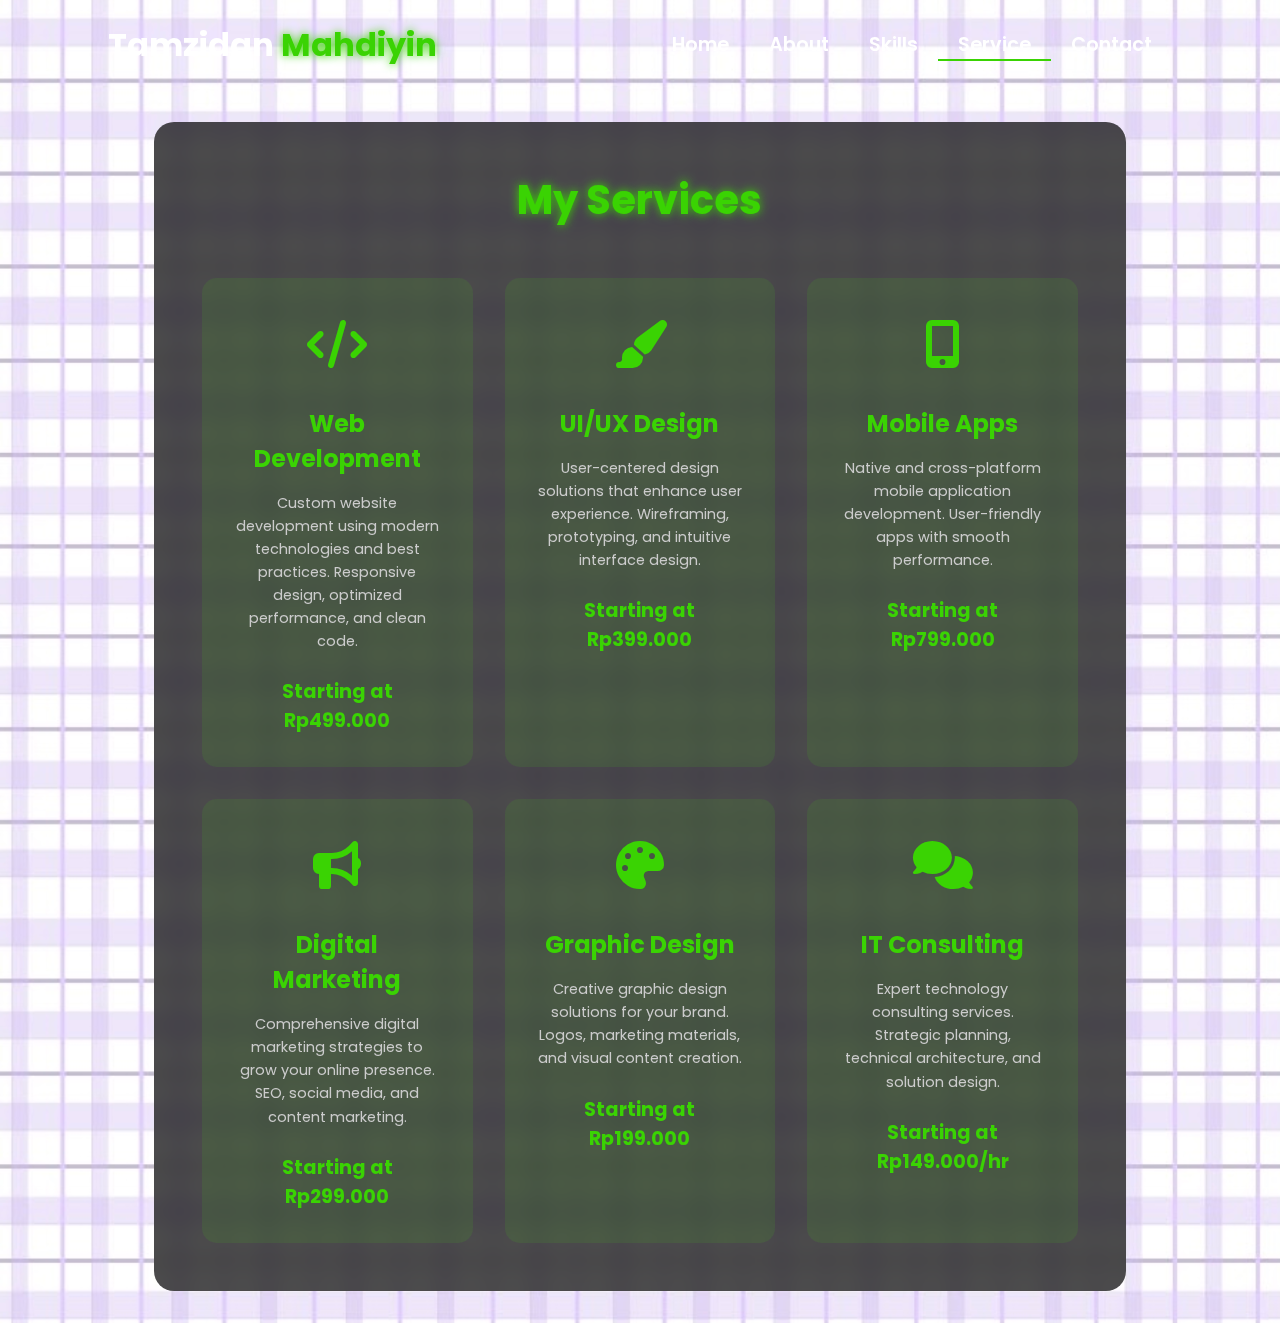
<file: service.html>
<!-- Subscribe Tamzidan Madiyin di YouTube -->

<!DOCTYPE html>
<html lang="en">
<head>
    <meta charset="UTF-8">
    <meta name="viewport" content="width=device-width, initial-scale=1.0">
    <link rel="stylesheet" href="https://cdnjs.cloudflare.com/ajax/libs/font-awesome/6.5.1/css/all.min.css">
    <link rel="stylesheet" href="https://unpkg.com/aos@next/dist/aos.css" />
    <style>
        @import url("https://fonts.googleapis.com/css2?family=Poppins:wght@100;200;300;400;500;600&display=swap");

        * {
            padding: 0;
            margin: 0;
            font-family: "Poppins", sans-serif;
            box-sizing: border-box;
        }

        body {
            width: 100%;
            height: 100vh;
            background-image: url("./img/background.jpg");
            background-size: cover;
            overflow: auto;
            position: relative;
        }

        nav {
            width: 100%;
            height: 10vh;
            position: relative;
            z-index: 1000;
        }

        .nav-container {
            width: 100%;
            height: 100%;
            display: flex;
            justify-content: space-around;
            align-items: center;
        }

        .logo {
            color: white;
            font-size: 2rem;
            font-weight: bold;
        }

        .logo span {
            color: rgb(58, 211, 3);
            text-shadow: 0 0 10px rgb(58, 211, 3);
        }

        .hamburg, .cancel {
            cursor: pointer;
            position: absolute;
            right: 15px;
            top: 10px;
            color: white;
            display: none;
            font-size: clamp(2.5rem, 0.5rem + 5vw, 3rem);
        }

        .nav-container .links {
            display: flex;
        }

        .nav-container .links a {
            font-size: 1.2rem;
            color: white;
            margin: 0 20px;
            text-decoration: none;
            font-weight: 550;
            transition: 0.3s linear;
        }

        .nav-container .links a:hover {
            color: rgb(58, 211, 3);
            border-bottom: 2px solid rgb(58, 211, 3);
        }

        .nav-container .links .active {
            color: rgb(58, 211, 3);
            border-bottom: 2px solid rgb(58, 211, 3);
        }

        .dropdown {
            z-index: 1000;
            position: fixed;
            top: 0;
            left: 0;
            right: 0;
            transform: translateY(-500px);
            width: 100%;
            height: auto;
            backdrop-filter: blur(4px) brightness(40%);
            box-shadow: 0 0 20px black;
            transition: 0.2s linear;
        }

        .dropdown .links a {
            display: flex;
            color: white;
            text-decoration: none;
            padding: 15px 0;
            justify-content: center;
            align-items: center;
            transition: 0.2s linear;
        }

        .dropdown .links a:hover {
            background-color: rgb(58, 211, 3);
        }

        /* Service Section Styles */
        .services-container {
            width: 100%;
            min-height: 90vh;
            display: flex;
            justify-content: center;
            align-items: center;
            padding: 2rem;
        }

        .services-content {
            width: 80%;
            max-width: 1200px;
            background: rgba(0, 0, 0, 0.7);
            backdrop-filter: blur(10px);
            border-radius: 20px;
            padding: 3rem;
            color: white;
        }

        .services-header {
            text-align: center;
            margin-bottom: 3rem;
        }

        .services-header h1 {
            font-size: 2.5rem;
            color: rgb(58, 211, 3);
            text-shadow: 0 0 10px rgb(58, 211, 3);
            margin-bottom: 1rem;
        }

        .services-grid {
            display: grid;
            grid-template-columns: repeat(3, 1fr);
            gap: 2rem;
        }

        .service-card {
            background: rgba(58, 211, 3, 0.1);
            border-radius: 15px;
            padding: 2rem;
            text-align: center;
            transition: all 0.3s ease;
            cursor: pointer;
        }

        .service-card:hover {
            transform: translateY(-10px);
            box-shadow: 0 0 20px rgba(58, 211, 3, 0.5);
        }

        .service-icon {
            font-size: 3rem;
            color: rgb(58, 211, 3);
            margin-bottom: 1.5rem;
        }

        .service-title {
            font-size: 1.5rem;
            color: rgb(58, 211, 3);
            margin-bottom: 1rem;
        }

        .service-description {
            font-size: 0.9rem;
            line-height: 1.6;
            color: #cccccc;
        }

        .service-price {
            margin-top: 1.5rem;
            font-size: 1.2rem;
            color: rgb(58, 211, 3);
            font-weight: bold;
        }

        @media (max-height: 800px) {
            body {
                height: auto;
                min-height: 100vh;
            }
            
            .services-container {
                height: auto;
                min-height: 90vh;
            }
        }

        @media (max-width: 884px) {
            .services-grid {
                grid-template-columns: repeat(2, 1fr);
            }
            
            nav .logo {
                position: absolute;
                top: 16px;
                left: 15px;
                font-size: 1.5rem;
            }

            .nav-container .links {
                display: none;
            }

            .hamburg, .cancel {
                display: block;
            }
        }

        @media (max-width: 640px) {
            .services-container {
                padding: 1rem;
            }

            .services-content {
                width: 95%;
                padding: 1.5rem;
            }

            .services-grid {
                grid-template-columns: 1fr;
            }

            .services-header h1 {
                font-size: 2rem;
            }

            .service-card {
                padding: 1.5rem;
            }
        }
    </style>
    <title>Services - Portfolio Website</title>
</head>
<body>
    <nav>
        <div class="nav-container">
            <div class="logo" data-aos="zoom-in" data-aos-duration="1500">
                Tamzidan <span>Mahdiyin</span>
            </div>
            <div class="links">
                <div class="link" data-aos="fade-up" data-aos-duration="1500" data-aos-delay="100"><a href="index.html">Home</a></div>
                <div class="link" data-aos="fade-up" data-aos-duration="1500" data-aos-delay="200"><a href="about.html">About</a></div>
                <div class="link" data-aos="fade-up" data-aos-duration="1500" data-aos-delay="300"><a href="skill.html">Skills</a></div>
                <div class="link active" data-aos="fade-up" data-aos-duration="1500" data-aos-delay="400"><a href="service.html">Service</a></div>
                <div class="link" data-aos="fade-up" data-aos-duration="1500" data-aos-delay="500"><a href="contact.html">Contact</a></div>
            </div>
        </div>
        <i class="fa-solid fa-bars hamburg" onclick="hamburg()"></i>
        <div class="dropdown">
            <div class="links">
                <a href="index.html">Home</a>
                <a href="about.html">About</a>
                <a href="skill.html">Skills</a>
                <a href="service.html">Service</a>
                <a href="contact.html">Contact</a>
                <i class="fa-solid fa-xmark cancel" onclick="cancel()"></i>
            </div>
        </div>
    </nav>

    <div class="services-container">
        <div class="services-content">
            <div class="services-header" data-aos="fade-down" data-aos-duration="1500">
                <h1>My Services</h1>
            </div>
            <div class="services-grid">
                <!-- Web Development -->
                <div class="service-card" data-aos="fade-up" data-aos-duration="1500" data-aos-delay="100">
                    <div class="service-icon">
                        <i class="fas fa-code"></i>
                    </div>
                    <h3 class="service-title">Web Development</h3>
                    <p class="service-description">Custom website development using modern technologies and best practices. Responsive design, optimized performance, and clean code.</p>
                    <div class="service-price">Starting at Rp499.000</div>
                </div>

                <!-- UI/UX Design -->
                <div class="service-card" data-aos="fade-up" data-aos-duration="1500" data-aos-delay="300">
                    <div class="service-icon">
                        <i class="fas fa-paint-brush"></i>
                    </div>
                    <h3 class="service-title">UI/UX Design</h3>
                    <p class="service-description">User-centered design solutions that enhance user experience. Wireframing, prototyping, and intuitive interface design.</p>
                    <div class="service-price">Starting at Rp399.000</div>
                </div>

                <!-- Mobile App Development -->
                <div class="service-card" data-aos="fade-up" data-aos-duration="1500" data-aos-delay="500">
                    <div class="service-icon">
                        <i class="fas fa-mobile-alt"></i>
                    </div>
                    <h3 class="service-title">Mobile Apps</h3>
                    <p class="service-description">Native and cross-platform mobile application development. User-friendly apps with smooth performance.</p>
                    <div class="service-price">Starting at Rp799.000</div>
                </div>

                <!-- Digital Marketing -->
                <div class="service-card" data-aos="fade-up" data-aos-duration="1500" data-aos-delay="700">
                    <div class="service-icon">
                        <i class="fas fa-bullhorn"></i>
                    </div>
                    <h3 class="service-title">Digital Marketing</h3>
                    <p class="service-description">Comprehensive digital marketing strategies to grow your online presence. SEO, social media, and content marketing.</p>
                    <div class="service-price">Starting at Rp299.000</div>
                </div>

                <!-- Graphic Design -->
                <div class="service-card" data-aos="fade-up" data-aos-duration="1500" data-aos-delay="900">
                    <div class="service-icon">
                        <i class="fas fa-palette"></i>
                    </div>
                    <h3 class="service-title">Graphic Design</h3>
                    <p class="service-description">Creative graphic design solutions for your brand. Logos, marketing materials, and visual content creation.</p>
                    <div class="service-price">Starting at Rp199.000</div>
                </div>

                <!-- Consulting -->
                <div class="service-card" data-aos="fade-up" data-aos-duration="1500" data-aos-delay="1100">
                    <div class="service-icon">
                        <i class="fas fa-comments"></i>
                    </div>
                    <h3 class="service-title">IT Consulting</h3>
                    <p class="service-description">Expert technology consulting services. Strategic planning, technical architecture, and solution design.</p>
                    <div class="service-price">Starting at Rp149.000/hr</div>
                </div>
            </div>
        </div>
    </div>

    <script src="https://unpkg.com/aos@next/dist/aos.js"></script>
    <script>
        AOS.init({offset: 0});
        
        function hamburg() {
            const navbar = document.querySelector(".dropdown")
            navbar.style.transform = "translateY(0px)"
        }
        
        function cancel() {
            const navbar = document.querySelector(".dropdown")
            navbar.style.transform = "translateY(-500px)"
        }
    </script>
</body>
</html>

<!-- Subscribe Tamzidan Madiyin di YouTube -->
</file>
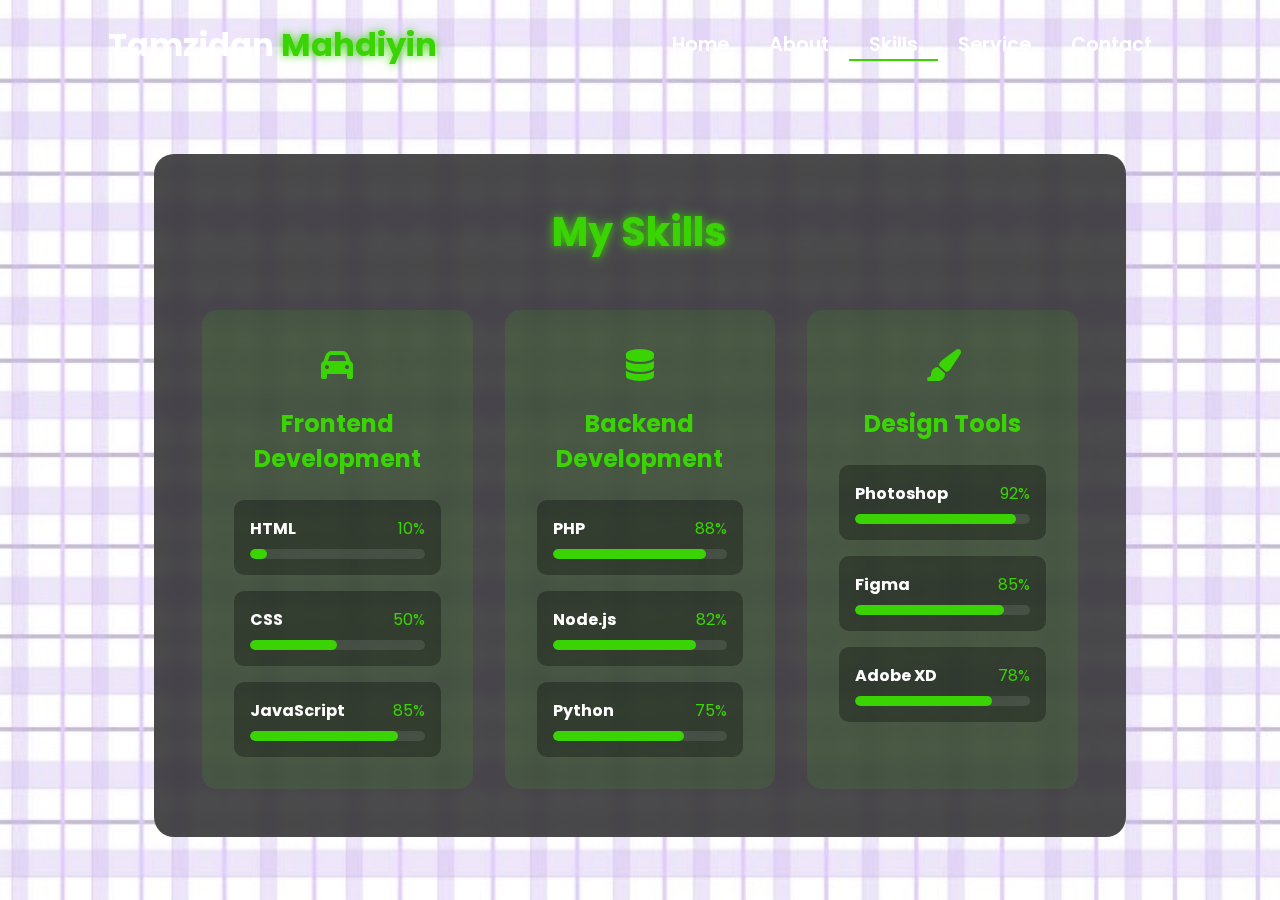
<file: skill.html>
<!-- Subscribe Tamzidan Madiyin di YouTube -->

<!DOCTYPE html>
<html lang="en">
<head>
    <meta charset="UTF-8">
    <meta name="viewport" content="width=device-width, initial-scale=1.0">
    <link rel="stylesheet" href="https://cdnjs.cloudflare.com/ajax/libs/font-awesome/6.5.1/css/all.min.css">
    <link rel="stylesheet" href="https://unpkg.com/aos@next/dist/aos.css" />
    <style>
        @import url("https://fonts.googleapis.com/css2?family=Poppins:wght@100;200;300;400;500;600&display=swap");

        * {
            padding: 0;
            margin: 0;
            font-family: "Poppins", sans-serif;
            box-sizing: border-box;
        }

        body {
            width: 100%;
            min-height: 100vh;
            background-image: url("./img/background.jpg");
            background-size: cover;
            overflow-x: hidden;
            position: relative;
        }

        nav {
            width: 100%;
            height: 10vh;
            position: relative;
            z-index: 1000;
        }

        .nav-container {
            width: 100%;
            height: 100%;
            display: flex;
            justify-content: space-around;
            align-items: center;
        }

        .logo {
            color: white;
            font-size: 2rem;
            font-weight: bold;
        }

        .logo span {
            color: rgb(58, 211, 3);
            text-shadow: 0 0 10px rgb(58, 211, 3);
        }

        .hamburg, .cancel {
            cursor: pointer;
            position: absolute;
            right: 15px;
            top: 10px;
            color: white;
            display: none;
            font-size: clamp(2.5rem, 0.5rem + 5vw, 3rem);
        }

        .nav-container .links {
            display: flex;
        }

        .nav-container .links a {
            font-size: 1.2rem;
            color: white;
            margin: 0 20px;
            text-decoration: none;
            font-weight: 550;
            transition: 0.3s linear;
        }

        .nav-container .links a:hover {
            color: rgb(58, 211, 3);
            border-bottom: 2px solid rgb(58, 211, 3);
        }

        .nav-container .links .active {
            color: rgb(58, 211, 3);
            border-bottom: 2px solid rgb(58, 211, 3);
        }

        .dropdown {
            z-index: 1000;
            position: fixed;
            top: 0;
            left: 0;
            right: 0;
            transform: translateY(-500px);
            width: 100%;
            height: auto;
            backdrop-filter: blur(4px) brightness(40%);
            box-shadow: 0 0 20px black;
            transition: 0.2s linear;
        }

        .dropdown .links a {
            display: flex;
            color: white;
            text-decoration: none;
            padding: 15px 0;
            justify-content: center;
            align-items: center;
            transition: 0.2s linear;
        }

        .dropdown .links a:hover {
            background-color: rgb(58, 211, 3);
        }

        /* Skills Section Styles */
        .skills-container {
            width: 100%;
            min-height: 90vh;
            display: flex;
            justify-content: center;
            align-items: center;
            padding: 2rem;
            position: relative;
            z-index: 1;
        }

        .skills-content {
            width: 80%;
            max-width: 1200px;
            background: rgba(0, 0, 0, 0.7);
            backdrop-filter: blur(10px);
            border-radius: 20px;
            padding: 3rem;
            color: white;
            /* box-shadow: 0 0 30px rgba(58, 211, 3, 0.3); */
        }

        .skills-header {
            text-align: center;
            margin-bottom: 3rem;
        }

        .skills-header h1 {
            font-size: 2.5rem;
            color: rgb(58, 211, 3);
            text-shadow: 0 0 10px rgb(58, 211, 3);
            margin-bottom: 1rem;
        }

        .skills-grid {
            display: grid;
            grid-template-columns: repeat(3, 1fr);
            gap: 2rem;
        }

        .skill-category {
            background: rgba(58, 211, 3, 0.1);
            border-radius: 15px;
            padding: 2rem;
            transition: 0.3s ease;
        }

        .skill-category:hover {
            transform: translateY(-10px);
            box-shadow: 0 0 20px rgba(58, 211, 3, 0.5);
        }

        .skill-category h2 {
            color: rgb(58, 211, 3);
            font-size: 1.5rem;
            margin-bottom: 1.5rem;
            text-align: center;
        }

        .skill-list {
            display: flex;
            flex-direction: column;
            gap: 1rem;
        }

        .skill-item {
            background: rgba(0, 0, 0, 0.3);
            border-radius: 10px;
            padding: 1rem;
        }

        .skill-info {
            display: flex;
            justify-content: space-between;
            margin-bottom: 0.5rem;
        }

        .skill-info h3 {
            font-size: 1rem;
            color: white;
        }

        .skill-info span {
            color: rgb(58, 211, 3);
        }

        .progress-bar {
            width: 100%;
            height: 10px;
            background: rgba(255, 255, 255, 0.1);
            border-radius: 5px;
            overflow: hidden;
        }

        .progress {
            height: 100%;
            background: rgb(58, 211, 3);
            border-radius: 5px;
            transition: width 1.5s ease-in-out;
        }

        .skill-icon {
            font-size: 2rem;
            color: rgb(58, 211, 3);
            margin-bottom: 1rem;
            text-align: center;
        }

        @media (max-width: 884px) {
            .skills-grid {
                grid-template-columns: repeat(2, 1fr);
            }
            
            nav .logo {
                position: absolute;
                top: 16px;
                left: 15px;
                font-size: 1.5rem;
                /* z-index: 1001; */
            }

            .nav-container .links {
                display: none;
            }

            .hamburg, .cancel {
                display: block;
                /* z-index: 1001; */
            }
        }

        @media (max-width: 440px) {
            .skills-container {
                padding: 1rem;
            }

            .skills-content {
                width: 95%;
                padding: 1.5rem;
            }

            .skills-grid {
                grid-template-columns: 1fr;
            }

            .skills-header h1 {
                font-size: 1.8rem;
            }

            .skill-category {
                padding: 1.5rem;
            }

            .skill-category h2 {
                font-size: 1.3rem;
            }

            .skill-icon {
                font-size: 1.5rem;
            }
        }
    </style>
    <title>Skills - Portfolio Website</title>
</head>
<body>
    <nav>
        <div class="nav-container">
            <div class="logo" data-aos="zoom-in" data-aos-duration="1500">
                Tamzidan <span>Mahdiyin</span>
            </div>
            <div class="links">
                <div class="link" data-aos="fade-up" data-aos-duration="1500" data-aos-delay="100"><a href="index.html">Home</a></div>
                <div class="link" data-aos="fade-up" data-aos-duration="1500" data-aos-delay="200"><a href="about.html">About</a></div>
                <div class="link active" data-aos="fade-up" data-aos-duration="1500" data-aos-delay="300"><a href="skill.html">Skills</a></div>
                <div class="link" data-aos="fade-up" data-aos-duration="1500" data-aos-delay="400"><a href="service.html">Service</a></div>
                <div class="link" data-aos="fade-up" data-aos-duration="1500" data-aos-delay="500"><a href="contact.html">Contact</a></div>
            </div>
        </div>
        <i class="fa-solid fa-bars hamburg" onclick="hamburg()"></i>
        <div class="dropdown">
            <div class="links">
                <a href="index.html">Home</a>
                <a href="about.html">About</a>
                <a href="skill.html">Skills</a>
                <a href="service.html">Service</a>
                <a href="contact.html">Contact</a>
                <i class="fa-solid fa-xmark cancel" onclick="cancel()"></i>
            </div>
        </div>
    </nav>

    <div class="skills-container">
        <div class="skills-content">
            <div class="skills-header" data-aos="fade-down" data-aos-duration="1500">
                <h1>My Skills</h1>
            </div>
            <div class="skills-grid">
                <!-- Frontend Development -->
                <div class="skill-category" data-aos="fade-up" data-aos-duration="1500" data-aos-delay="100">
                    <div class="skill-icon">
                        <i class="fa fa-car"></i>
                    </div>
                    <h2>Frontend Development</h2>
                    <div class="skill-list">
                        <div class="skill-item">
                            <div class="skill-info">
                                <h3>HTML</h3>
                                <span>10%</span>
                            </div>
                            <div class="progress-bar">
                                <div class="progress" style="width: 10%"></div>
                            </div>
                        </div>
                        <div class="skill-item">
                            <div class="skill-info">
                                <h3>CSS</h3>
                                <span>50%</span>
                            </div>
                            <div class="progress-bar">
                                <div class="progress" style="width: 50%"></div>
                            </div>
                        </div>
                        <div class="skill-item">
                            <div class="skill-info">
                                <h3>JavaScript</h3>
                                <span>85%</span>
                            </div>
                            <div class="progress-bar">
                                <div class="progress" style="width: 85%"></div>
                            </div>
                        </div>
                    </div>
                </div>

                <!-- Backend Development -->
                <div class="skill-category" data-aos="fade-up" data-aos-duration="1500" data-aos-delay="300">
                    <div class="skill-icon">
                        <i class="fas fa-database"></i>
                    </div>
                    <h2>Backend Development</h2>
                    <div class="skill-list">
                        <div class="skill-item">
                            <div class="skill-info">
                                <h3>PHP</h3>
                                <span>88%</span>
                            </div>
                            <div class="progress-bar">
                                <div class="progress" style="width: 88%"></div>
                            </div>
                        </div>
                        <div class="skill-item">
                            <div class="skill-info">
                                <h3>Node.js</h3>
                                <span>82%</span>
                            </div>
                            <div class="progress-bar">
                                <div class="progress" style="width: 82%"></div>
                            </div>
                        </div>
                        <div class="skill-item">
                            <div class="skill-info">
                                <h3>Python</h3>
                                <span>75%</span>
                            </div>
                            <div class="progress-bar">
                                <div class="progress" style="width: 75%"></div>
                            </div>
                        </div>
                    </div>
                </div>

                <!-- Design Tools -->
                <div class="skill-category" data-aos="fade-up" data-aos-duration="1500" data-aos-delay="500">
                    <div class="skill-icon">
                        <i class="fas fa-paint-brush"></i>
                    </div>
                    <h2>Design Tools</h2>
                    <div class="skill-list">
                        <div class="skill-item">
                            <div class="skill-info">
                                <h3>Photoshop</h3>
                                <span>92%</span>
                            </div>
                            <div class="progress-bar">
                                <div class="progress" style="width: 92%"></div>
                            </div>
                        </div>
                        <div class="skill-item">
                            <div class="skill-info">
                                <h3>Figma</h3>
                                <span>85%</span>
                            </div>
                            <div class="progress-bar">
                                <div class="progress" style="width: 85%"></div>
                            </div>
                        </div>
                        <div class="skill-item">
                            <div class="skill-info">
                                <h3>Adobe XD</h3>
                                <span>78%</span>
                            </div>
                            <div class="progress-bar">
                                <div class="progress" style="width: 78%"></div>
                            </div>
                        </div>
                    </div>
                </div>
            </div>
        </div>
    </div>

    <script src="https://unpkg.com/aos@next/dist/aos.js"></script>
    <script>
        AOS.init({offset: 0});
        
        function hamburg() {
            const navbar = document.querySelector(".dropdown")
            navbar.style.transform = "translateY(0px)"
        }
        
        function cancel() {
            const navbar = document.querySelector(".dropdown")
            navbar.style.transform = "translateY(-500px)"
        }
    </script>
</body>
</html>

<!-- Subscribe Tamzidan Madiyin di YouTube -->
</file>
<file: css/style.css>
/* Subscrbe YouTube Tamzidan Mahdiyin */

@import url("https://fonts.googleapis.com/css2?family=Poppins:wght@100;200;300;400;500;600&display=swap");

* {
  padding: 0;
  margin: 0;
  font-family: "Poppins", sans-serif;
  box-sizing: border-box;
}

body {
  width: 100%;
  height: 100vh;
  background-image: url("../img/background.jpg");
  overflow: hidden;
}

nav {
  width: 100%;
  height: 10vh;
  position: sticky;
}

.nav-container {
  width: 100%;
  height: 100%;
  display: flex;
  justify-content: space-around;
  align-items: center;
}

/* Subscrbe YouTube Tamzidan Mahdiyin */

.logo {
  color: white;
  font-size: 2rem;
  font-weight: bold;
}

.logo span {
  color: rgb(58, 211, 3);
  text-shadow: 0 0 10px rgb(58, 211, 3);
}

.hamburg,
.cancel {
  cursor: pointer;
  position: absolute;
  right: 15px;
  top: 10px;
  color: white;
  display: none;
  font-size: clamp(2.5rem, 0.5rem + 5vw, 3rem);
}

.nav-container .links {
  display: flex;
}

.nav-container .links a {
  font-size: 1.2rem;
  color: white;
  margin: 0 20px;
  text-decoration: none;
  font-weight: 550;
  transition: 0.3s linear;
}

.nav-container .links a:hover {
  color: rgb(58, 211, 3);
  border-bottom: 2px solid rgb(58, 211, 3);
}

.nav-container .links .active {
  color: rgb(58, 211, 3);
  border-bottom: 2px solid rgb(58, 211, 3);
}

.dropdown {
  z-index: 100;
  position: absolute;
  top: 0;
  transform: translateY(-500px);
  width: 100%;
  height: auto;
  backdrop-filter: blur(4px) brightness(40%);
  box-shadow: 0 0 20px black;
  transition: 0.2s linear;
}

.dropdown .links a {
  display: flex;
  color: white;
  text-decoration: none;
  padding: 15px 0;
  justify-content: center;
  align-items: center;
  transition: 0.2s linear;
}

.dropdown .links a:hover {
  background-color: rgb(58, 211, 3);
}

section {
  width: 100%;
  height: 90vh;
}

.main-container {
  width: 100%;
  height: 100%;
  display: flex;
  justify-content: space-evenly;
  align-items: center;
}

.main-container .content {
  color: white;
  width: 40%;
  min-height: 100px;
}

/* Subscrbe YouTube Tamzidan Mahdiyin */

.content h1 {
  font-size: clamp(1rem, 1rem + 5vw, 1.8rem);
}

.content h1 span {
  font-weight: 700;
  text-shadow: 0 0 10px rgb(58, 211, 3);
  color: rgb(58, 211, 3);
}

.content .typewriter {
  font-size: clamp(1rem, 1rem + 5vw, 2.5rem);
  font-weight: 700;
}

.typewriter span {
  color: rgb(58, 211, 3);
  text-shadow: 0 0 10px rgb(58, 211, 3);
}

.content p {
  font-size: clamp(0, 4rem, 0.2rem + 9vw, 1rem);
  margin: 10px 0;
}

.social-links i {
  display: inline-flex;
  justify-content: center;
  align-items: center;
  width: 3rem;
  height: 3rem;
  background-color: transparent;
  border: 0.2rem solid rgb(58, 211, 3);
  border-radius: 50%;
  color: rgb(58, 211, 3);
  margin: 0 15px;
  font-size: 1.5rem;
  transition: 0.2s linear;
}

.social-links i:hover {
  scale: 1.3;
  filter: drop-shadow(0 0 10px rgb(58, 211, 3));
  color: black;
  background-color: rgb(58, 211, 3);
  -webkit-filter: drop-shadow(0 0 10px rgb(58, 211, 3));
}

.content button {
  width: 50%;
  height: 6vh;
  margin: 30px;
  background-color: rgb(18 171 0);
  color: white;
  border: none;
  outline: none;
  font-size: 120%;
  font-weight: 700;
  border-radius: 5px;
  transition: 0.2s linear;
}

.content button:hover {
  scale: 1.1;
  color: rgb(58, 211, 3);
  border: 2px solid rgb(58, 211, 3);
  background-color: transparent;
  font-weight: 700;
  box-shadow: 0 0 40px 5px rgb(58, 211, 3);
}

.main-container .image {
  width: 50vh;
  height: 50vh;
  border-radius: 100%;
  overflow: hidden;
  box-shadow: 0 0 50px rgb(58, 211, 3);
}

.main-container .image img {
  width: 100%;
  height: 100%;
}

.main-container .image:hover {
  animation: animate 1.5s ease-in-out infinite;
  -webkit-animation: animate 1.5s ease-in-out infinite;
}

@keyframes animate {
  0% {
    scale: 1;
  }
  50% {
    scale: 1.05;
  }
  100% {
    scale: 1;
  }
}

@media (max-width: 884px) {
  nav .logo {
    position: absolute;
    top: 16px;
    left: 15px;
    font-size: 1.5rem;
  }

  .main-container {
    display: flex;
    flex-direction: column-reverse;
  }

  .nav-container .links {
    display: none;
  }

  .hamburg,
  .cancel {
    display: block;
  }

  .main-container .content {
    width: 80%;
  }
  .social-links i {
    width: 2.5rem;
    height: 2.5rem;
    font-size: 1.5rem;
  }

  .main-container .image {
    z-index: -1;
    width: 50%;
    height: 80%;
  }
}

@media (max-width: 440px) {
  .main-container .image {
    width: 60%;
    height: 30%;
  }

  .main-container .content {
    width: 80%;
  }

  .main-container button {
    margin-top: 15px;
  }
}
/* Subscrbe YouTube Tamzidan Mahdiyin */
</file>
